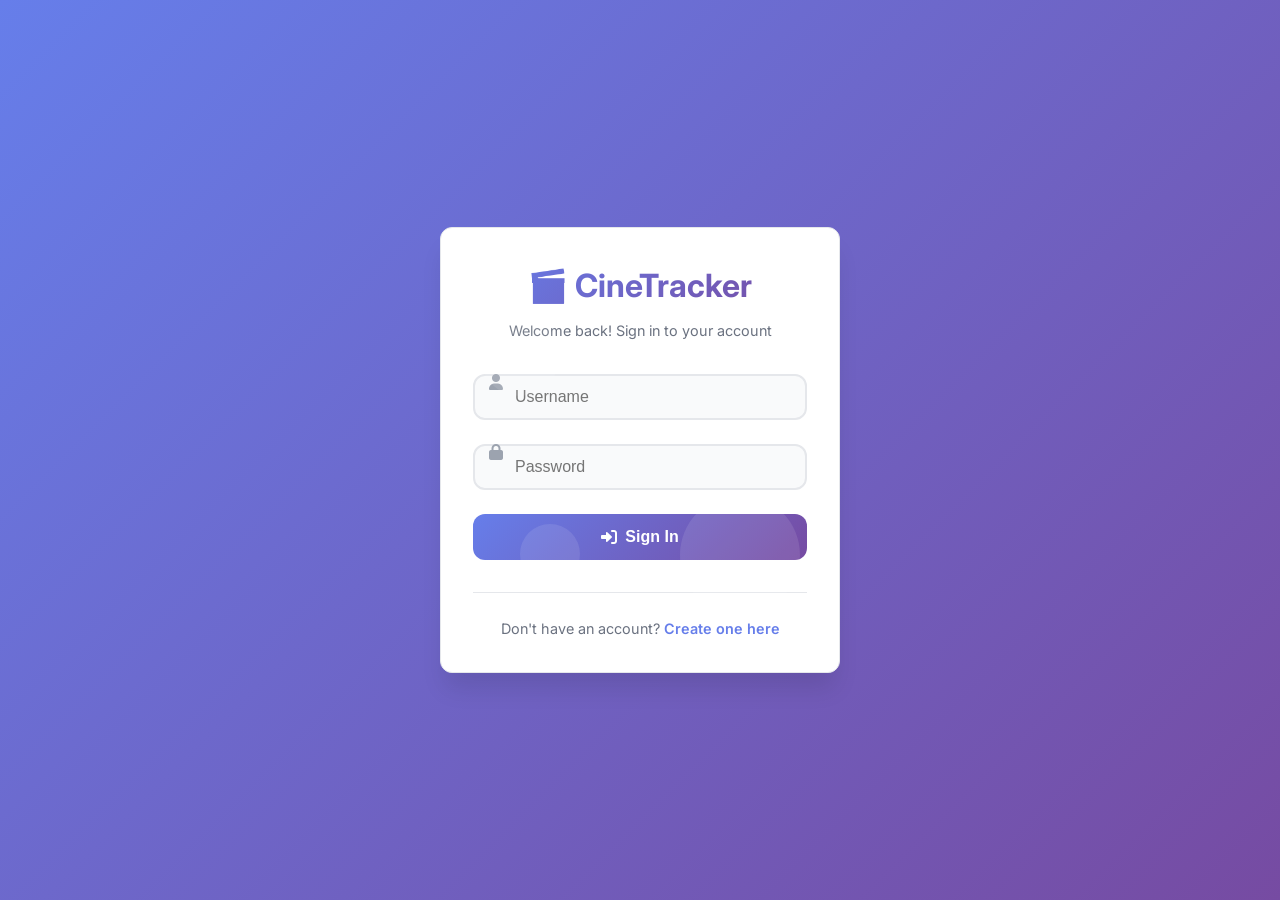
<file: MovieTracker/Frontend/index.html>
<!DOCTYPE html>
<html lang="en">
<head>
    <meta charset="UTF-8">
    <meta name="viewport" content="width=device-width, initial-scale=1.0">
    <title>Movie Tracker</title>
    <link rel="stylesheet" href="styles.css">
    <link rel="preconnect" href="https://fonts.googleapis.com">
    <link rel="preconnect" href="https://fonts.gstatic.com" crossorigin>
    <link href="https://fonts.googleapis.com/css2?family=Inter:wght@300;400;500;600;700&display=swap" rel="stylesheet">
    <link rel="stylesheet" href="https://cdnjs.cloudflare.com/ajax/libs/font-awesome/6.0.0/css/all.min.css">
</head>
<body>
    <div class="app-container">
        <header class="header">
            <div class="header-content">
                <h1 class="logo">🎬 CineTracker</h1>
                <nav class="nav-tabs">
                    <button id="watchedTab" class="nav-btn active">
                        <i class="fas fa-check-circle"></i>
                        Watched
                    </button>
                    <button id="wishlistTab" class="nav-btn">
                        <i class="fas fa-bookmark"></i>
                        Wishlist
                    </button>
                    <button id="statsTab" class="nav-btn">
                        <i class="fas fa-chart-bar"></i>
                        Stats
                    </button>
                </nav>
                <div class="user-section">
                    <div class="user-info">
                        <i class="fas fa-user-circle"></i>
                        <span id="userInfo"></span>
                    </div>
                    <button id="logoutBtn" class="logout-btn">
                        <i class="fas fa-sign-out-alt"></i>
                        Logout
                    </button>
                </div>
            </div>
        </header>

        <main class="main-content">
            <!-- Search & Filter Section -->
            <section class="search-filter-section">
                <div class="search-container">
                    <i class="fas fa-search search-icon"></i>
                    <input type="text" id="searchInput" placeholder="Search movies..." class="search-input">
                </div>
                <div class="filter-container">
                    <select id="genreFilter" class="filter-select">
                        <option value="all">All Genres</option>
                        <option value="Action">Action</option>
                        <option value="Comedy">Comedy</option>
                        <option value="Drama">Drama</option>
                        <option value="Horror">Horror</option>
                        <option value="Romance">Romance</option>
                        <option value="Sci-Fi">Sci-Fi</option>
                        <option value="Thriller">Thriller</option>
                    </select>
                    <select id="ratingFilter" class="filter-select">
                        <option value="all">All Ratings</option>
                        <option value="5">★★★★★ (5 stars)</option>
                        <option value="4">★★★★ (4+ stars)</option>
                        <option value="3">★★★ (3+ stars)</option>
                        <option value="2">★★ (2+ stars)</option>
                        <option value="1">★ (1+ stars)</option>
                    </select>
                    <button id="clearFilters" class="clear-btn">
                        <i class="fas fa-times"></i>
                        Clear
                    </button>
                </div>
            </section>

            <!-- Add Movie Section -->
            <section class="add-movie-section">
                <div class="section-header">
                    <h2><i class="fas fa-plus-circle"></i> Add New Movie</h2>
                    <button id="toggleForm" class="toggle-btn">
                        <i class="fas fa-chevron-down"></i>
                    </button>
                </div>
                <form id="movieForm" class="movie-form">
                    <div class="form-row">
                        <div class="input-group">
                            <label for="movieTitle">Movie Title</label>
                            <input type="text" id="movieTitle" placeholder="Enter movie title" required>
                        </div>
                        <div class="input-group">
                            <label for="movieYear">Year</label>
                            <input type="number" id="movieYear" placeholder="2024" min="1900" max="2030">
                        </div>
                    </div>
                    <div class="form-row">
                        <div class="input-group">
                            <label for="movieGenre">Genre</label>
                            <select id="movieGenre" class="genre-select">
                                <option value="">Select Genre</option>
                                <option value="Action">Action</option>
                                <option value="Comedy">Comedy</option>
                                <option value="Drama">Drama</option>
                                <option value="Horror">Horror</option>
                                <option value="Romance">Romance</option>
                                <option value="Sci-Fi">Sci-Fi</option>
                                <option value="Thriller">Thriller</option>
                                <option value="Documentary">Documentary</option>
                                <option value="Animation">Animation</option>
                            </select>
                        </div>
                        <div class="input-group">
                            <label for="movieListType">Add to</label>
                            <select id="movieListType" class="list-select">
                                <option value="watched">Watched</option>
                                <option value="wishlist">Wishlist</option>
                            </select>
                        </div>
                    </div>
                    <div class="rating-container">
                        <label>Your Rating:</label>
                        <div class="star-rating" id="starRating">
                            <span class="star" data-rating="1">★</span>
                            <span class="star" data-rating="2">★</span>
                            <span class="star" data-rating="3">★</span>
                            <span class="star" data-rating="4">★</span>
                            <span class="star" data-rating="5">★</span>
                        </div>
                        <span id="ratingValue" class="rating-text">0/5</span>
                    </div>
                    <div class="form-actions">
                        <button type="submit" class="submit-btn">
                            <i class="fas fa-plus"></i>
                            Add Movie
                        </button>
                        <button type="button" id="resetForm" class="reset-btn">
                            <i class="fas fa-undo"></i>
                            Reset
                        </button>
                    </div>
                </form>
            </section>

            <!-- Movie Lists -->
            <section id="watchedSection" class="movie-section">
                <div class="section-header">
                    <h2><i class="fas fa-check-circle"></i> Watched Movies</h2>
                    <div class="section-count" id="watchedCount">0 movies</div>
                </div>
                <div class="movies-grid" id="watchedList"></div>
            </section>

            <section id="wishlistSection" class="movie-section hidden">
                <div class="section-header">
                    <h2><i class="fas fa-bookmark"></i> Wishlist</h2>
                    <div class="section-count" id="wishlistCount">0 movies</div>
                </div>
                <div class="movies-grid" id="wishlist"></div>
            </section>

            <section id="statsSection" class="movie-section hidden">
                <div class="section-header">
                    <h2><i class="fas fa-chart-bar"></i> Statistics</h2>
                </div>
                <div id="stats" class="stats-container"></div>
            </section>
        </main>

        <!-- Theme Toggle -->
        <button id="themeToggle" class="theme-toggle">
            <i class="fas fa-moon"></i>
        </button>

        <!-- Floating Action Button -->
        <button id="fabBtn" class="fab">
            <i class="fas fa-plus"></i>
        </button>
    </div>

    <script src="script.js"></script>
</body>
</html>
</file>
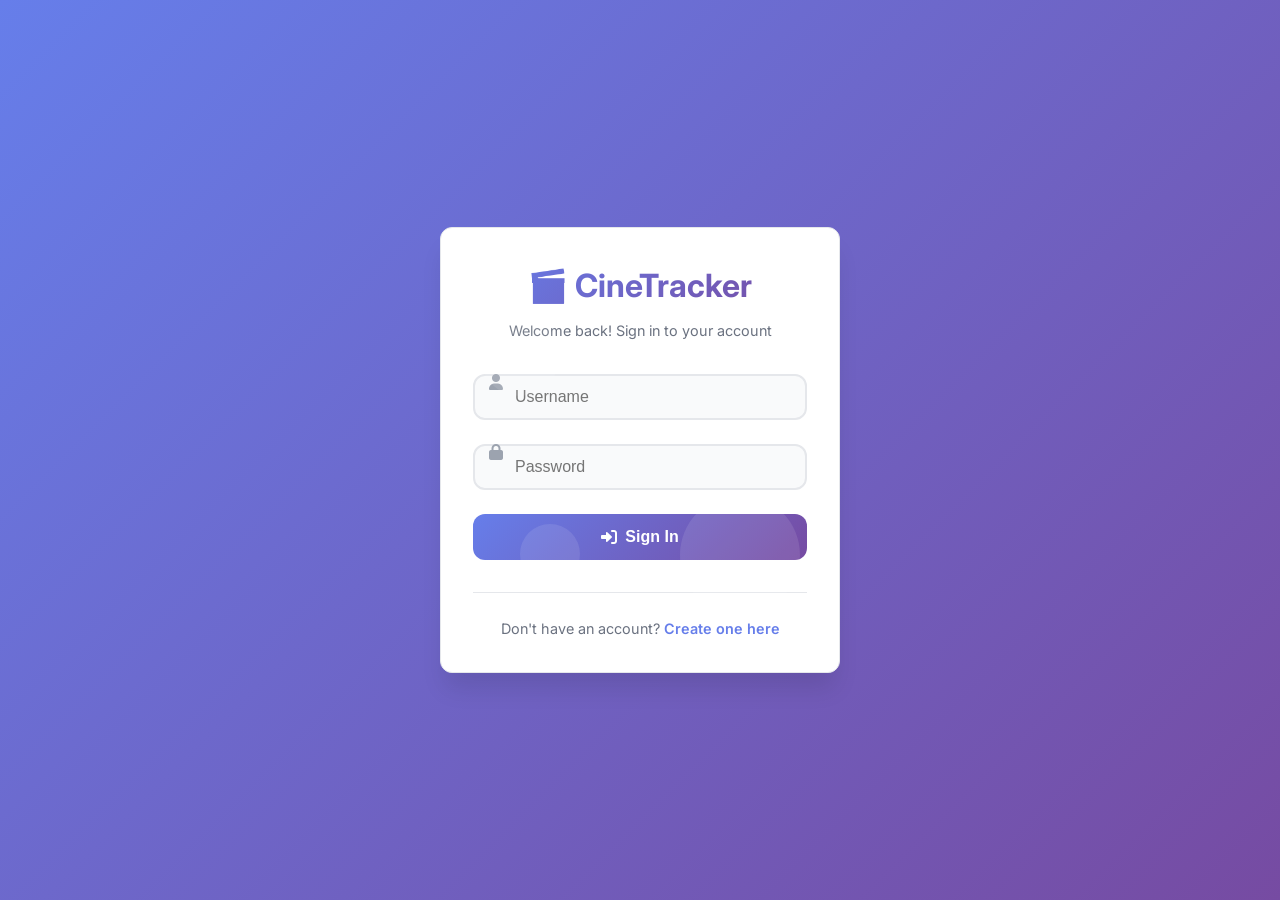
<file: MovieTracker/Frontend/login.html>
<!DOCTYPE html>
<html lang="en">
<head>
    <meta charset="UTF-8">
    <meta name="viewport" content="width=device-width, initial-scale=1.0">
    <title>Login - CineTracker</title>
    <link rel="stylesheet" href="styles.css">
    <link rel="preconnect" href="https://fonts.googleapis.com">
    <link rel="preconnect" href="https://fonts.gstatic.com" crossorigin>
    <link href="https://fonts.googleapis.com/css2?family=Inter:wght@300;400;500;600;700&display=swap" rel="stylesheet">
    <link rel="stylesheet" href="https://cdnjs.cloudflare.com/ajax/libs/font-awesome/6.0.0/css/all.min.css">
</head>
<body class="auth-body">
    <div class="auth-container">
        <div class="auth-card">
            <div class="auth-header">
                <h1 class="auth-logo">🎬 CineTracker</h1>
                <p class="auth-subtitle">Welcome back! Sign in to your account</p>
            </div>
            
            <form id="loginForm" class="auth-form">
                <div class="input-group">
                    <i class="fas fa-user input-icon"></i>
                    <input type="text" id="loginUsername" placeholder="Username" required>
                </div>
                <div class="input-group">
                    <i class="fas fa-lock input-icon"></i>
                    <input type="password" id="loginPassword" placeholder="Password" required>
                </div>
                <button type="submit" class="auth-btn">
                    <i class="fas fa-sign-in-alt"></i>
                    Sign In
                </button>
            </form>
            
            <div class="auth-footer">
                <p>Don't have an account? <a href="register.html" class="auth-link">Create one here</a></p>
            </div>
        </div>
        
        <div class="auth-bg">
            <div class="floating-element"></div>
            <div class="floating-element"></div>
            <div class="floating-element"></div>
        </div>
    </div>

    <script>
        document.addEventListener('DOMContentLoaded', function() {
            const loginForm = document.getElementById('loginForm');
            const loginUsername = document.getElementById('loginUsername');
            const loginPassword = document.getElementById('loginPassword');

            // Get users from localStorage
            let users = JSON.parse(localStorage.getItem('users')) || [];

            loginForm.onsubmit = function(e) {
                e.preventDefault();
                const username = loginUsername.value.trim();
                const password = loginPassword.value.trim();
                const user = users.find(u => u.username === username && u.password === password);
                if (user) {
                    localStorage.setItem('loggedInUser', username);
                    window.location.href = 'index.html';
                } else {
                    showError('Invalid username or password');
                }
            };

            function showError(message) {
                const existingError = document.querySelector('.error-message');
                if (existingError) existingError.remove();
                
                const errorDiv = document.createElement('div');
                errorDiv.className = 'error-message';
                errorDiv.innerHTML = `<i class="fas fa-exclamation-circle"></i> ${message}`;
                loginForm.insertBefore(errorDiv, loginForm.firstChild);
                
                setTimeout(() => errorDiv.remove(), 5000);
            }
        });
    </script>
</body>
</html>
</file>
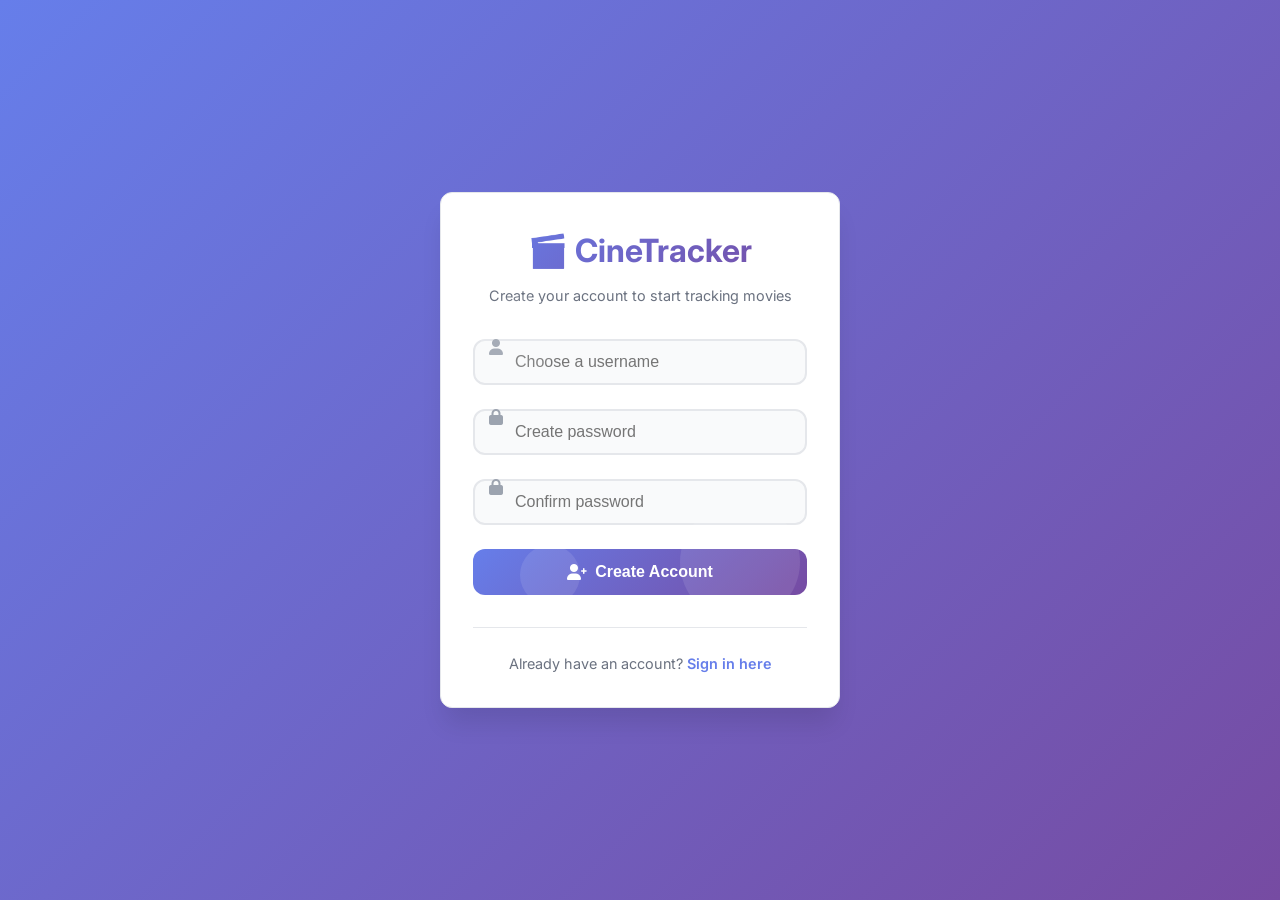
<file: MovieTracker/Frontend/register.html>
<!DOCTYPE html>
<html lang="en">
<head>
    <meta charset="UTF-8">
    <meta name="viewport" content="width=device-width, initial-scale=1.0">
    <title>Register - CineTracker</title>
    <link rel="stylesheet" href="styles.css">
    <link rel="preconnect" href="https://fonts.googleapis.com">
    <link rel="preconnect" href="https://fonts.gstatic.com" crossorigin>
    <link href="https://fonts.googleapis.com/css2?family=Inter:wght@300;400;500;600;700&display=swap" rel="stylesheet">
    <link rel="stylesheet" href="https://cdnjs.cloudflare.com/ajax/libs/font-awesome/6.0.0/css/all.min.css">
</head>
<body class="auth-body">
    <div class="auth-container">
        <div class="auth-card">
            <div class="auth-header">
                <h1 class="auth-logo">🎬 CineTracker</h1>
                <p class="auth-subtitle">Create your account to start tracking movies</p>
            </div>
            
            <form id="registerForm" class="auth-form">
                <div class="input-group">
                    <i class="fas fa-user input-icon"></i>
                    <input type="text" id="registerUsername" placeholder="Choose a username" required>
                </div>
                
                <div class="input-group">
                    <i class="fas fa-lock input-icon"></i>
                    <input type="password" id="registerPassword" placeholder="Create password" required>
                </div>
                
                <div class="input-group">
                    <i class="fas fa-lock input-icon"></i>
                    <input type="password" id="confirmPassword" placeholder="Confirm password" required>
                </div>
                
                <button type="submit" class="auth-btn">
                    <i class="fas fa-user-plus"></i>
                    Create Account
                </button>
            </form>
            
            <div class="auth-footer">
                <p>Already have an account? <a href="login.html" class="auth-link">Sign in here</a></p>
            </div>
        </div>
        
        <div class="auth-bg">
            <div class="floating-element"></div>
            <div class="floating-element"></div>
            <div class="floating-element"></div>
        </div>
    </div>

    <script>
        document.addEventListener('DOMContentLoaded', function () {
            const registerForm = document.getElementById('registerForm');
            const registerUsername = document.getElementById('registerUsername');
            const registerPassword = document.getElementById('registerPassword');
            const confirmPassword = document.getElementById('confirmPassword');

            let users = JSON.parse(localStorage.getItem('users')) || [];

            registerForm.onsubmit = function (e) {
                e.preventDefault();
                const username = registerUsername.value.trim();
                const password = registerPassword.value.trim();
                const confirm = confirmPassword.value.trim();
                
                if (password !== confirm) {
                    showError('Passwords do not match');
                    return;
                }
                if (password.length < 6) {
                    showError('Password must be at least 6 characters long');
                    return;
                }
                if (users.find(u => u.username === username)) {
                    showError('Username already exists');
                    return;
                }
                
                users.push({ username, password });
                localStorage.setItem('users', JSON.stringify(users));
                showSuccess('Account created successfully! Redirecting to login...');
                
                setTimeout(() => {
                    window.location.href = 'login.html';
                }, 2000);
            };

            function showError(message) {
                const existingMessage = document.querySelector('.error-message, .success-message');
                if (existingMessage) existingMessage.remove();
                
                const errorDiv = document.createElement('div');
                errorDiv.className = 'error-message';
                errorDiv.innerHTML = `<i class="fas fa-exclamation-circle"></i> ${message}`;
                registerForm.insertBefore(errorDiv, registerForm.firstChild);
                
                setTimeout(() => errorDiv.remove(), 5000);
            }

            function showSuccess(message) {
                const existingMessage = document.querySelector('.error-message, .success-message');
                if (existingMessage) existingMessage.remove();
                
                const successDiv = document.createElement('div');
                successDiv.className = 'success-message';
                successDiv.innerHTML = `<i class="fas fa-check-circle"></i> ${message}`;
                registerForm.insertBefore(successDiv, registerForm.firstChild);
            }
        });
    </script>
</body>
</html>
</file>
<file: MovieTracker/Frontend/styles.css>
:root {
    --primary-color: #667eea;
    --primary-dark: #5a6fd8;
    --secondary-color: #764ba2;
    --accent-color: #f093fb;
    --success-color: #10b981;
    --warning-color: #f59e0b;
    --error-color: #ef4444;
    --text-primary: #1f2937;
    --text-secondary: #6b7280;
    --text-light: #9ca3af;
    --bg-primary: #ffffff;
    --bg-secondary: #f9fafb;
    --bg-card: #ffffff;
    --border-color: #e5e7eb;
    --border-radius: 12px;
    --shadow-sm: 0 1px 2px 0 rgba(0, 0, 0, 0.05);
    --shadow-md: 0 4px 6px -1px rgba(0, 0, 0, 0.1);
    --shadow-lg: 0 10px 15px -3px rgba(0, 0, 0, 0.1);
    --shadow-xl: 0 20px 25px -5px rgba(0, 0, 0, 0.1);
    --gradient-primary: linear-gradient(135deg, var(--primary-color), var(--secondary-color));
    --gradient-accent: linear-gradient(135deg, var(--accent-color), var(--primary-color));
}

[data-theme="dark"] {
    --text-primary: #f9fafb;
    --text-secondary: #d1d5db;
    --text-light: #9ca3af;
    --bg-primary: #111827;
    --bg-secondary: #1f2937;
    --bg-card: #374151;
    --border-color: #4b5563;
}

* {
    margin: 0;
    padding: 0;
    box-sizing: border-box;
}

body {
    font-family: 'Inter', -apple-system, BlinkMacSystemFont, sans-serif;
    background: var(--bg-primary);
    color: var(--text-primary);
    line-height: 1.6;
    transition: all 0.3s ease;
}

.app-container {
    min-height: 100vh;
    display: flex;
    flex-direction: column;
}

/* Header Styles */
.header {
    background: var(--gradient-primary);
    color: white;
    padding: 1rem 0;
    box-shadow: var(--shadow-lg);
    position: sticky;
    top: 0;
    z-index: 100;
}

.header-content {
    max-width: 1200px;
    margin: 0 auto;
    padding: 0 1rem;
    display: flex;
    align-items: center;
    justify-content: space-between;
    flex-wrap: wrap;
    gap: 1rem;
}

.logo {
    font-size: 1.5rem;
    font-weight: 700;
    letter-spacing: -0.025em;
}

.nav-tabs {
    display: flex;
    gap: 0.5rem;
    background: rgba(255, 255, 255, 0.1);
    padding: 0.25rem;
    border-radius: var(--border-radius);
    backdrop-filter: blur(10px);
}

.nav-btn {
    padding: 0.75rem 1.5rem;
    border: none;
    background: transparent;
    color: rgba(255, 255, 255, 0.8);
    border-radius: calc(var(--border-radius) - 2px);
    cursor: pointer;
    transition: all 0.3s ease;
    font-weight: 500;
    display: flex;
    align-items: center;
    gap: 0.5rem;
}

.nav-btn:hover {
    background: rgba(255, 255, 255, 0.1);
    color: white;
    transform: translateY(-1px);
}

.nav-btn.active {
    background: rgba(255, 255, 255, 0.2);
    color: white;
    box-shadow: var(--shadow-md);
}

.user-section {
    display: flex;
    align-items: center;
    gap: 1rem;
}

.user-info {
    display: flex;
    align-items: center;
    gap: 0.5rem;
    color: rgba(255, 255, 255, 0.9);
    font-weight: 500;
}

.logout-btn {
    padding: 0.5rem 1rem;
    background: rgba(255, 255, 255, 0.1);
    border: 1px solid rgba(255, 255, 255, 0.2);
    color: white;
    border-radius: var(--border-radius);
    cursor: pointer;
    transition: all 0.3s ease;
    display: flex;
    align-items: center;
    gap: 0.5rem;
}

.logout-btn:hover {
    background: rgba(255, 255, 255, 0.2);
    transform: translateY(-1px);
}

/* Main Content */
.main-content {
    flex: 1;
    max-width: 1200px;
    margin: 0 auto;
    padding: 2rem 1rem;
    width: 100%;
}

/* Search & Filter Section */
.search-filter-section {
    background: var(--bg-card);
    border-radius: var(--border-radius);
    padding: 1.5rem;
    margin-bottom: 2rem;
    box-shadow: var(--shadow-md);
    border: 1px solid var(--border-color);
}

.search-container {
    position: relative;
    margin-bottom: 1rem;
}

.search-icon {
    position: absolute;
    left: 1rem;
    top: 50%;
    transform: translateY(-50%);
    color: var(--text-light);
}

.search-input {
    width: 100%;
    padding: 0.75rem 1rem 0.75rem 2.5rem;
    border: 2px solid var(--border-color);
    border-radius: var(--border-radius);
    font-size: 1rem;
    background: var(--bg-secondary);
    color: var(--text-primary);
    transition: all 0.3s ease;
}

.search-input:focus {
    outline: none;
    border-color: var(--primary-color);
    box-shadow: 0 0 0 3px rgba(102, 126, 234, 0.1);
}

.filter-container {
    display: flex;
    gap: 1rem;
    flex-wrap: wrap;
    align-items: center;
}

.filter-select {
    padding: 0.5rem 1rem;
    border: 2px solid var(--border-color);
    border-radius: var(--border-radius);
    background: var(--bg-secondary);
    color: var(--text-primary);
    font-size: 0.9rem;
    cursor: pointer;
    transition: all 0.3s ease;
}

.filter-select:focus {
    outline: none;
    border-color: var(--primary-color);
}

.clear-btn {
    padding: 0.5rem 1rem;
    background: var(--error-color);
    color: white;
    border: none;
    border-radius: var(--border-radius);
    cursor: pointer;
    transition: all 0.3s ease;
    display: flex;
    align-items: center;
    gap: 0.5rem;
}

.clear-btn:hover {
    transform: translateY(-1px);
    box-shadow: var(--shadow-md);
}

/* Add Movie Section */
.add-movie-section {
    background: var(--bg-card);
    border-radius: var(--border-radius);
    margin-bottom: 2rem;
    box-shadow: var(--shadow-md);
    border: 1px solid var(--border-color);
    overflow: hidden;
}

.section-header {
    display: flex;
    align-items: center;
    justify-content: space-between;
    padding: 1.5rem;
    background: var(--gradient-primary);
    color: white;
}

.section-header h2 {
    display: flex;
    align-items: center;
    gap: 0.5rem;
    font-size: 1.25rem;
    font-weight: 600;
}

.toggle-btn {
    background: rgba(255, 255, 255, 0.1);
    border: none;
    color: white;
    padding: 0.5rem;
    border-radius: 50%;
    cursor: pointer;
    transition: all 0.3s ease;
}

.toggle-btn:hover {
    background: rgba(255, 255, 255, 0.2);
    transform: rotate(180deg);
}

.movie-form {
    padding: 1.5rem;
    display: flex;
    flex-direction: column;
    gap: 1.5rem;
}

.form-row {
    display: grid;
    grid-template-columns: 1fr 1fr;
    gap: 1rem;
}

.input-group {
    display: flex;
    flex-direction: column;
    gap: 0.5rem;
}

.input-group label {
    font-weight: 500;
    color: var(--text-secondary);
    font-size: 0.9rem;
}

.input-group input,
.input-group select {
    padding: 0.75rem;
    border: 2px solid var(--border-color);
    border-radius: var(--border-radius);
    font-size: 1rem;
    background: var(--bg-secondary);
    color: var(--text-primary);
    transition: all 0.3s ease;
}

.input-group input:focus,
.input-group select:focus {
    outline: none;
    border-color: var(--primary-color);
    box-shadow: 0 0 0 3px rgba(102, 126, 234, 0.1);
}

/* Enhanced Rating System */
.rating-container {
    display: flex;
    align-items: center;
    gap: 1rem;
    padding: 1rem;
    background: var(--bg-secondary);
    border-radius: var(--border-radius);
    border: 2px solid var(--border-color);
}

.rating-container label {
    font-weight: 600;
    color: var(--text-secondary);
    min-width: 80px;
}

.star-rating {
    display: flex;
    gap: 4px;
}

.star {
    font-size: 1.8rem;
    color: #d1d5db;
    cursor: pointer;
    transition: all 0.2s ease;
    user-select: none;
}

.star:hover {
    transform: scale(1.2);
    filter: drop-shadow(0 0 8px rgba(251, 191, 36, 0.6));
}

.star.active,
.star.hovered {
    color: #fbbf24;
    filter: drop-shadow(0 0 4px rgba(251, 191, 36, 0.4));
}

.rating-text {
    font-weight: 600;
    color: var(--warning-color);
    min-width: 40px;
}

.form-actions {
    display: flex;
    gap: 1rem;
    justify-content: flex-end;
}

.submit-btn,
.reset-btn {
    padding: 0.75rem 1.5rem;
    border: none;
    border-radius: var(--border-radius);
    font-weight: 600;
    cursor: pointer;
    transition: all 0.3s ease;
    display: flex;
    align-items: center;
    gap: 0.5rem;
}

.submit-btn {
    background: var(--gradient-primary);
    color: white;
}

.submit-btn:hover {
    transform: translateY(-2px);
    box-shadow: var(--shadow-lg);
}

.reset-btn {
    background: var(--bg-secondary);
    color: var(--text-secondary);
    border: 2px solid var(--border-color);
}

.reset-btn:hover {
    background: var(--border-color);
}

/* Movie Lists */
.movie-section {
    margin-bottom: 2rem;
}

.movie-section .section-header {
    background: var(--bg-card);
    color: var(--text-primary);
    border: 1px solid var(--border-color);
    border-radius: var(--border-radius) var(--border-radius) 0 0;
}

.section-count {
    background: var(--primary-color);
    color: white;
    padding: 0.25rem 0.75rem;
    border-radius: 1rem;
    font-size: 0.8rem;
    font-weight: 600;
}

.movies-grid {
    display: grid;
    grid-template-columns: repeat(auto-fill, minmax(300px, 1fr));
    gap: 1rem;
    padding: 1.5rem;
    background: var(--bg-card);
    border: 1px solid var(--border-color);
    border-top: none;
    border-radius: 0 0 var(--border-radius) var(--border-radius);
}

.movie-card {
    background: var(--bg-secondary);
    border-radius: var(--border-radius);
    padding: 1.5rem;
    border: 1px solid var(--border-color);
    transition: all 0.3s ease;
    position: relative;
    overflow: hidden;
}

.movie-card:hover {
    transform: translateY(-4px);
    box-shadow: var(--shadow-xl);
    border-color: var(--primary-color);
}

.movie-card::before {
    content: '';
    position: absolute;
    top: 0;
    left: 0;
    right: 0;
    height: 4px;
    background: var(--gradient-primary);
}

.movie-info {
    display: flex;
    flex-direction: column;
    gap: 0.75rem;
}

.movie-title {
    font-size: 1.1rem;
    font-weight: 600;
    color: var(--text-primary);
}

.movie-meta {
    display: flex;
    gap: 1rem;
    flex-wrap: wrap;
}

.movie-meta span {
    background: var(--primary-color);
    color: white;
    padding: 0.25rem 0.5rem;
    border-radius: 0.5rem;
    font-size: 0.8rem;
    font-weight: 500;
}

.movie-rating {
    display: flex;
    align-items: center;
    gap: 0.5rem;
}

.rating-stars {
    display: flex;
    gap: 2px;
}

.rating-star {
    font-size: 1rem;
    color: #d1d5db;
}

.rating-star.filled {
    color: #fbbf24;
}

.movie-actions {
    display: flex;
    gap: 0.5rem;
    margin-top: 1rem;
}

.movie-actions button {
    flex: 1;
    padding: 0.5rem;
    border: none;
    border-radius: var(--border-radius);
    cursor: pointer;
    transition: all 0.3s ease;
    font-size: 0.9rem;
    font-weight: 500;
}

.move-btn {
    background: var(--success-color);
    color: white;
}

.delete-btn {
    background: var(--error-color);
    color: white;
}

.movie-actions button:hover {
    transform: translateY(-1px);
    box-shadow: var(--shadow-md);
}

/* Theme Toggle */
.theme-toggle {
    position: fixed;
    bottom: 2rem;
    right: 6rem;
    width: 3rem;
    height: 3rem;
    border-radius: 50%;
    border: none;
    background: var(--gradient-primary);
    color: white;
    cursor: pointer;
    box-shadow: var(--shadow-lg);
    transition: all 0.3s ease;
    z-index: 1000;
}

.theme-toggle:hover {
    transform: scale(1.1);
}

/* Floating Action Button */
.fab {
    position: fixed;
    bottom: 2rem;
    right: 2rem;
    width: 3.5rem;
    height: 3.5rem;
    border-radius: 50%;
    border: none;
    background: var(--gradient-accent);
    color: white;
    cursor: pointer;
    box-shadow: var(--shadow-xl);
    transition: all 0.3s ease;
    z-index: 1000;
    font-size: 1.2rem;
}

.fab:hover {
    transform: scale(1.1) rotate(90deg);
}

/* Authentication Pages Styles */
.auth-body {
    background: var(--gradient-primary);
    min-height: 100vh;
    display: flex;
    align-items: center;
    justify-content: center;
    padding: 1rem;
    position: relative;
    overflow: hidden;
}

.auth-container {
    position: relative;
    z-index: 10;
    width: 100%;
    max-width: 400px;
}

.auth-card {
    background: var(--bg-card);
    border-radius: var(--border-radius);
    padding: 2rem;
    box-shadow: var(--shadow-xl);
    border: 1px solid var(--border-color);
    backdrop-filter: blur(10px);
    position: relative;
}

.auth-header {
    text-align: center;
    margin-bottom: 2rem;
}

.auth-logo {
    font-size: 2rem;
    font-weight: 700;
    color: var(--text-primary);
    margin-bottom: 0.5rem;
    background: var(--gradient-primary);
    -webkit-background-clip: text;
    -webkit-text-fill-color: transparent;
    background-clip: text;
}

.auth-subtitle {
    color: var(--text-secondary);
    font-size: 0.9rem;
    margin: 0;
}

.auth-form {
    display: flex;
    flex-direction: column;
    gap: 1.5rem;
}

.auth-form .input-group {
    position: relative;
    display: flex;
    align-items: center;
}

.input-icon {
    position: absolute;
    left: 1rem;
    color: var(--text-light);
    z-index: 1;
}

.auth-form input {
    width: 100%;
    padding: 0.75rem 1rem 0.75rem 2.5rem;
    border: 2px solid var(--border-color);
    border-radius: var(--border-radius);
    font-size: 1rem;
    background: var(--bg-secondary);
    color: var(--text-primary);
    transition: all 0.3s ease;
}

.auth-form input:focus {
    outline: none;
    border-color: var(--primary-color);
    box-shadow: 0 0 0 3px rgba(102, 126, 234, 0.1);
}

.auth-form input:focus + .input-icon {
    color: var(--primary-color);
}

.auth-btn {
    width: 100%;
    padding: 0.875rem 1.5rem;
    background: var(--gradient-primary);
    color: white;
    border: none;
    border-radius: var(--border-radius);
    font-size: 1rem;
    font-weight: 600;
    cursor: pointer;
    transition: all 0.3s ease;
    display: flex;
    align-items: center;
    justify-content: center;
    gap: 0.5rem;
}

.auth-btn:hover {
    transform: translateY(-2px);
    box-shadow: var(--shadow-lg);
}

.auth-btn:active {
    transform: translateY(0);
}

.auth-footer {
    text-align: center;
    margin-top: 2rem;
    padding-top: 1.5rem;
    border-top: 1px solid var(--border-color);
}

.auth-footer p {
    color: var(--text-secondary);
    margin: 0;
    font-size: 0.9rem;
}

.auth-link {
    color: var(--primary-color);
    text-decoration: none;
    font-weight: 600;
    transition: all 0.3s ease;
}

.auth-link:hover {
    color: var(--primary-dark);
    text-decoration: underline;
}

/* Message Styles */
.error-message,
.success-message {
    padding: 0.75rem 1rem;
    border-radius: var(--border-radius);
    margin-bottom: 1rem;
    display: flex;
    align-items: center;
    gap: 0.5rem;
    font-size: 0.9rem;
    font-weight: 500;
    animation: slideIn 0.3s ease;
}

.error-message {
    background: rgba(239, 68, 68, 0.1);
    color: var(--error-color);
    border: 1px solid rgba(239, 68, 68, 0.2);
}

.success-message {
    background: rgba(16, 185, 129, 0.1);
    color: var(--success-color);
    border: 1px solid rgba(16, 185, 129, 0.2);
}

@keyframes slideIn {
    from {
        opacity: 0;
        transform: translateY(-10px);
    }
    to {
        opacity: 1;
        transform: translateY(0);
    }
}

/* Floating Background Elements */
.auth-bg {
    position: absolute;
    top: 0;
    left: 0;
    right: 0;
    bottom: 0;
    overflow: hidden;
    z-index: 1;
    pointer-events: none;
}

.floating-element {
    position: absolute;
    background: rgba(255, 255, 255, 0.1);
    border-radius: 50%;
    animation: float 6s ease-in-out infinite;
    pointer-events: none;
}

.floating-element:nth-child(1) {
    width: 80px;
    height: 80px;
    top: 20%;
    left: 10%;
    animation-delay: 0s;
}

.floating-element:nth-child(2) {
    width: 120px;
    height: 120px;
    top: 60%;
    right: 10%;
    animation-delay: 2s;
}

.floating-element:nth-child(3) {
    width: 60px;
    height: 60px;
    bottom: 20%;
    left: 20%;
    animation-delay: 4s;
}

@keyframes float {
    0%, 100% {
        transform: translateY(0px) rotate(0deg);
        opacity: 0.5;
    }
    50% {
        transform: translateY(-20px) rotate(180deg);
        opacity: 0.8;
    }
}

/* Responsive Design for Auth Pages */
@media (max-width: 480px) {
    .auth-card {
        padding: 1.5rem;
        margin: 1rem;
    }
    
    .auth-logo {
        font-size: 1.75rem;
    }
    
    .floating-element {
        display: none;
    }
}

/* Responsive Design */
@media (max-width: 768px) {
    .header-content {
        flex-direction: column;
        gap: 1rem;
    }
    
    .nav-tabs {
        width: 100%;
        justify-content: center;
    }
    
    .form-row {
        grid-template-columns: 1fr;
    }
    
    .movies-grid {
        grid-template-columns: 1fr;
        padding: 1rem;
    }
    
    .filter-container {
        flex-direction: column;
        align-items: stretch;
    }
    
    .form-actions {
        flex-direction: column;
    }
}

/* Hidden class */
.hidden {
    display: none !important;
}

/* Loading and Empty States */
.empty-state {
    text-align: center;
    padding: 3rem 1rem;
    color: var(--text-light);
}

.empty-state i {
    font-size: 3rem;
    margin-bottom: 1rem;
    opacity: 0.5;
}

/* Statistics Enhancements */
.stats-container {
    display: grid;
    grid-template-columns: repeat(auto-fit, minmax(250px, 1fr));
    gap: 1.5rem;
    padding: 1.5rem;
    background: var(--bg-card);
    border: 1px solid var(--border-color);
    border-top: none;
    border-radius: 0 0 var(--border-radius) var(--border-radius);
}

.stat-card {
    background: var(--bg-secondary);
    padding: 1.5rem;
    border-radius: var(--border-radius);
    border: 1px solid var(--border-color);
    text-align: center;
}

.stat-value {
    font-size: 2rem;
    font-weight: 700;
    color: var(--primary-color);
}

.stat-label {
    color: var(--text-secondary);
    font-weight: 500;
    margin-top: 0.5rem;
}

/* Notification Styles */
.notification {
    position: fixed;
    top: 2rem;
    right: 2rem;
    background: var(--bg-card);
    color: var(--text-primary);
    padding: 1rem 1.5rem;
    border-radius: var(--border-radius);
    box-shadow: var(--shadow-lg);
    border-left: 4px solid var(--primary-color);
    z-index: 1001;
    display: flex;
    align-items: center;
    gap: 0.5rem;
    min-width: 300px;
    animation: slideInRight 0.3s ease;
    transition: opacity 0.3s ease;
}

.notification.success {
    border-left-color: var(--success-color);
}

.notification.error {
    border-left-color: var(--error-color);
}

.notification.info {
    border-left-color: var(--primary-color);
}

.notification i {
    color: var(--primary-color);
}

.notification.success i {
    color: var(--success-color);
}

.notification.error i {
    color: var(--error-color);
}

@keyframes slideInRight {
    from {
        transform: translateX(100%);
        opacity: 0;
    }
    to {
        transform: translateX(0);
        opacity: 1;
    }
}

/* Animation for star pulse */
@keyframes pulse {
    0% { transform: scale(1); }
    50% { transform: scale(1.2); }
    100% { transform: scale(1); }
}

.star.pulse {
    animation: pulse 0.3s ease;
}
</file>
